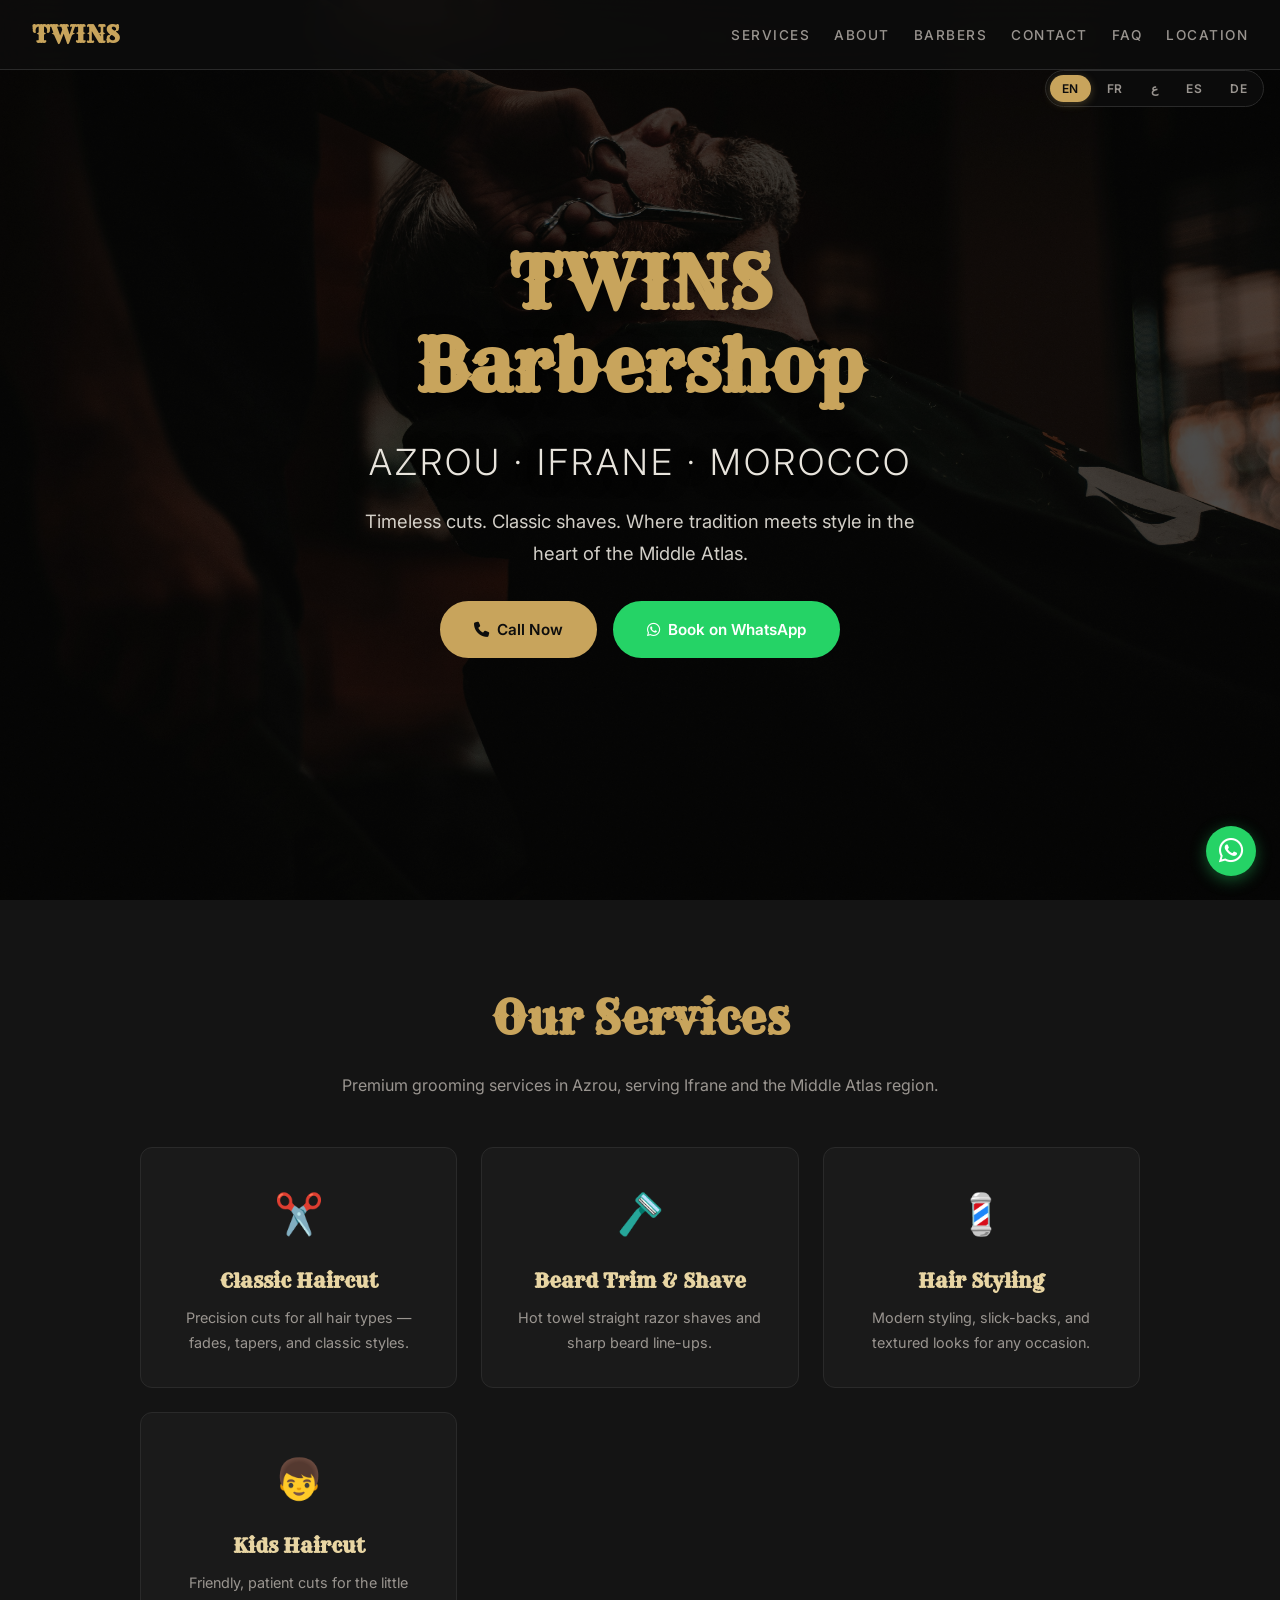
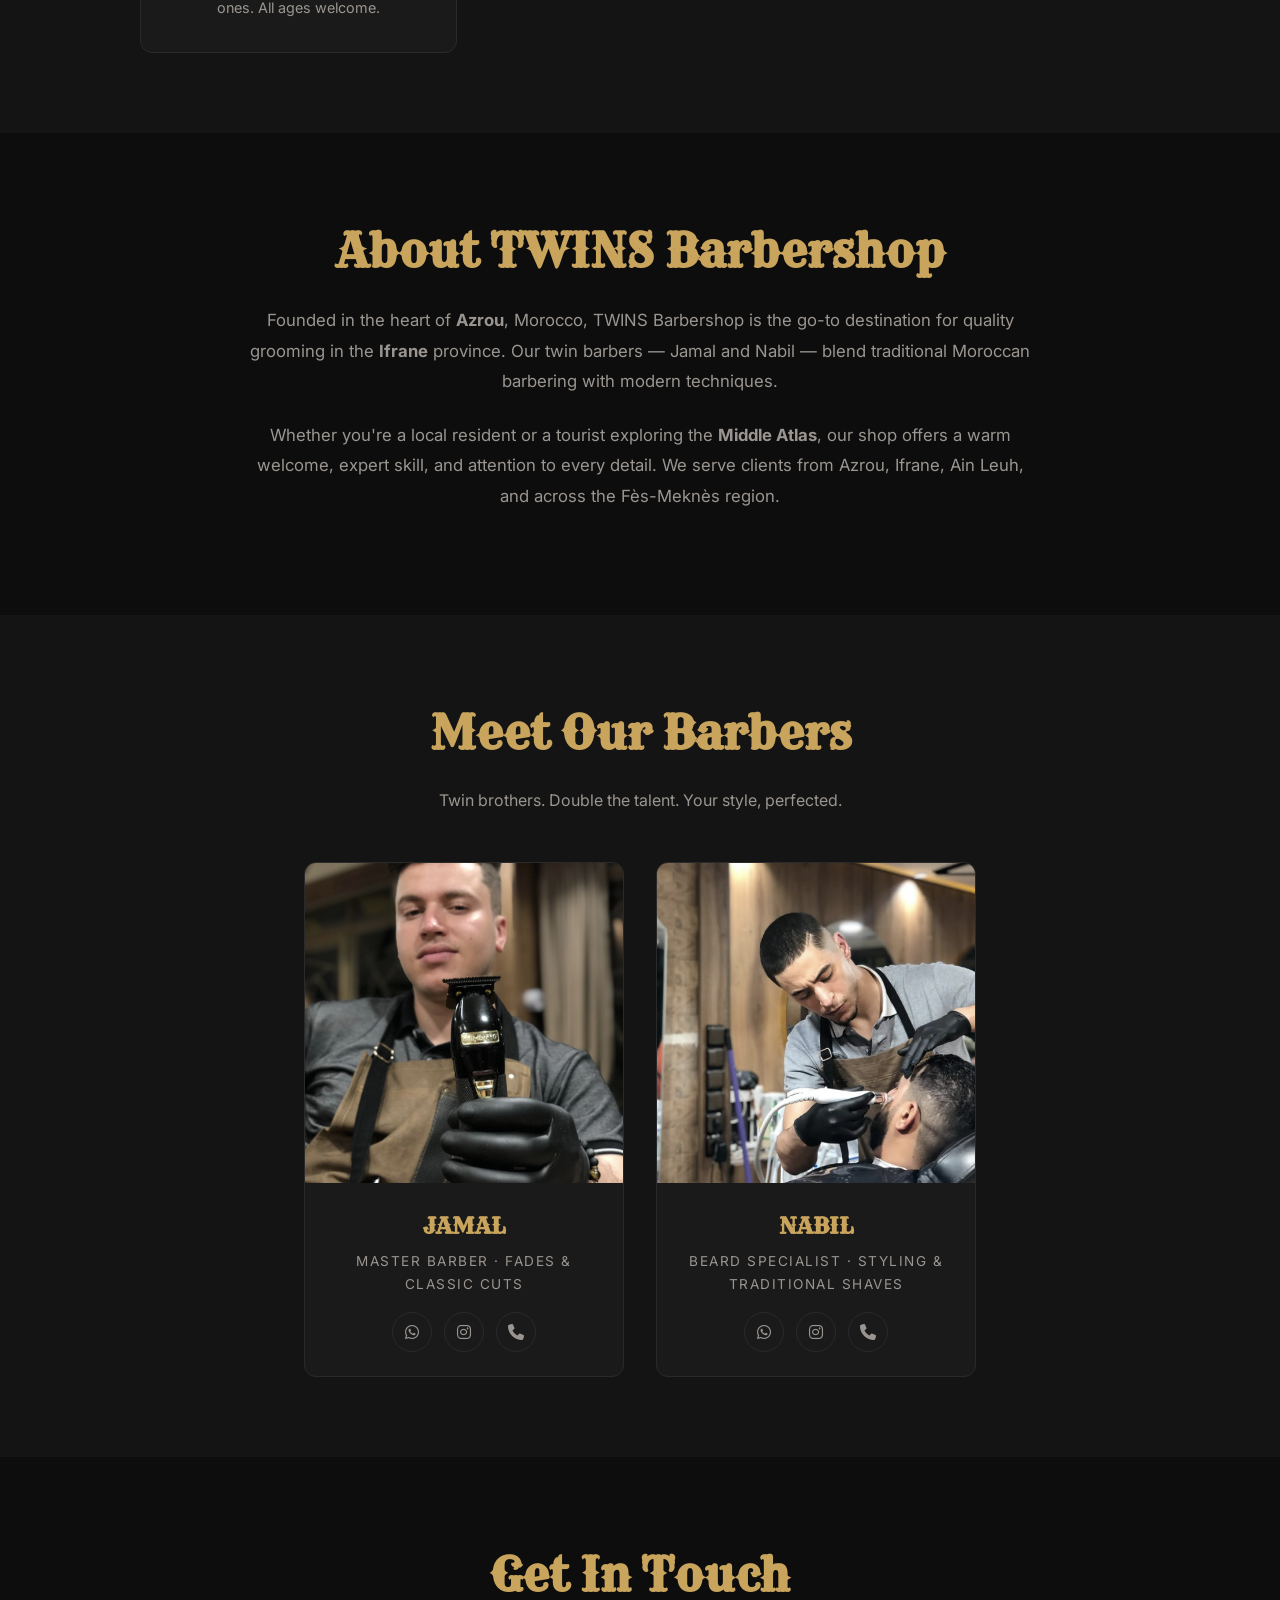
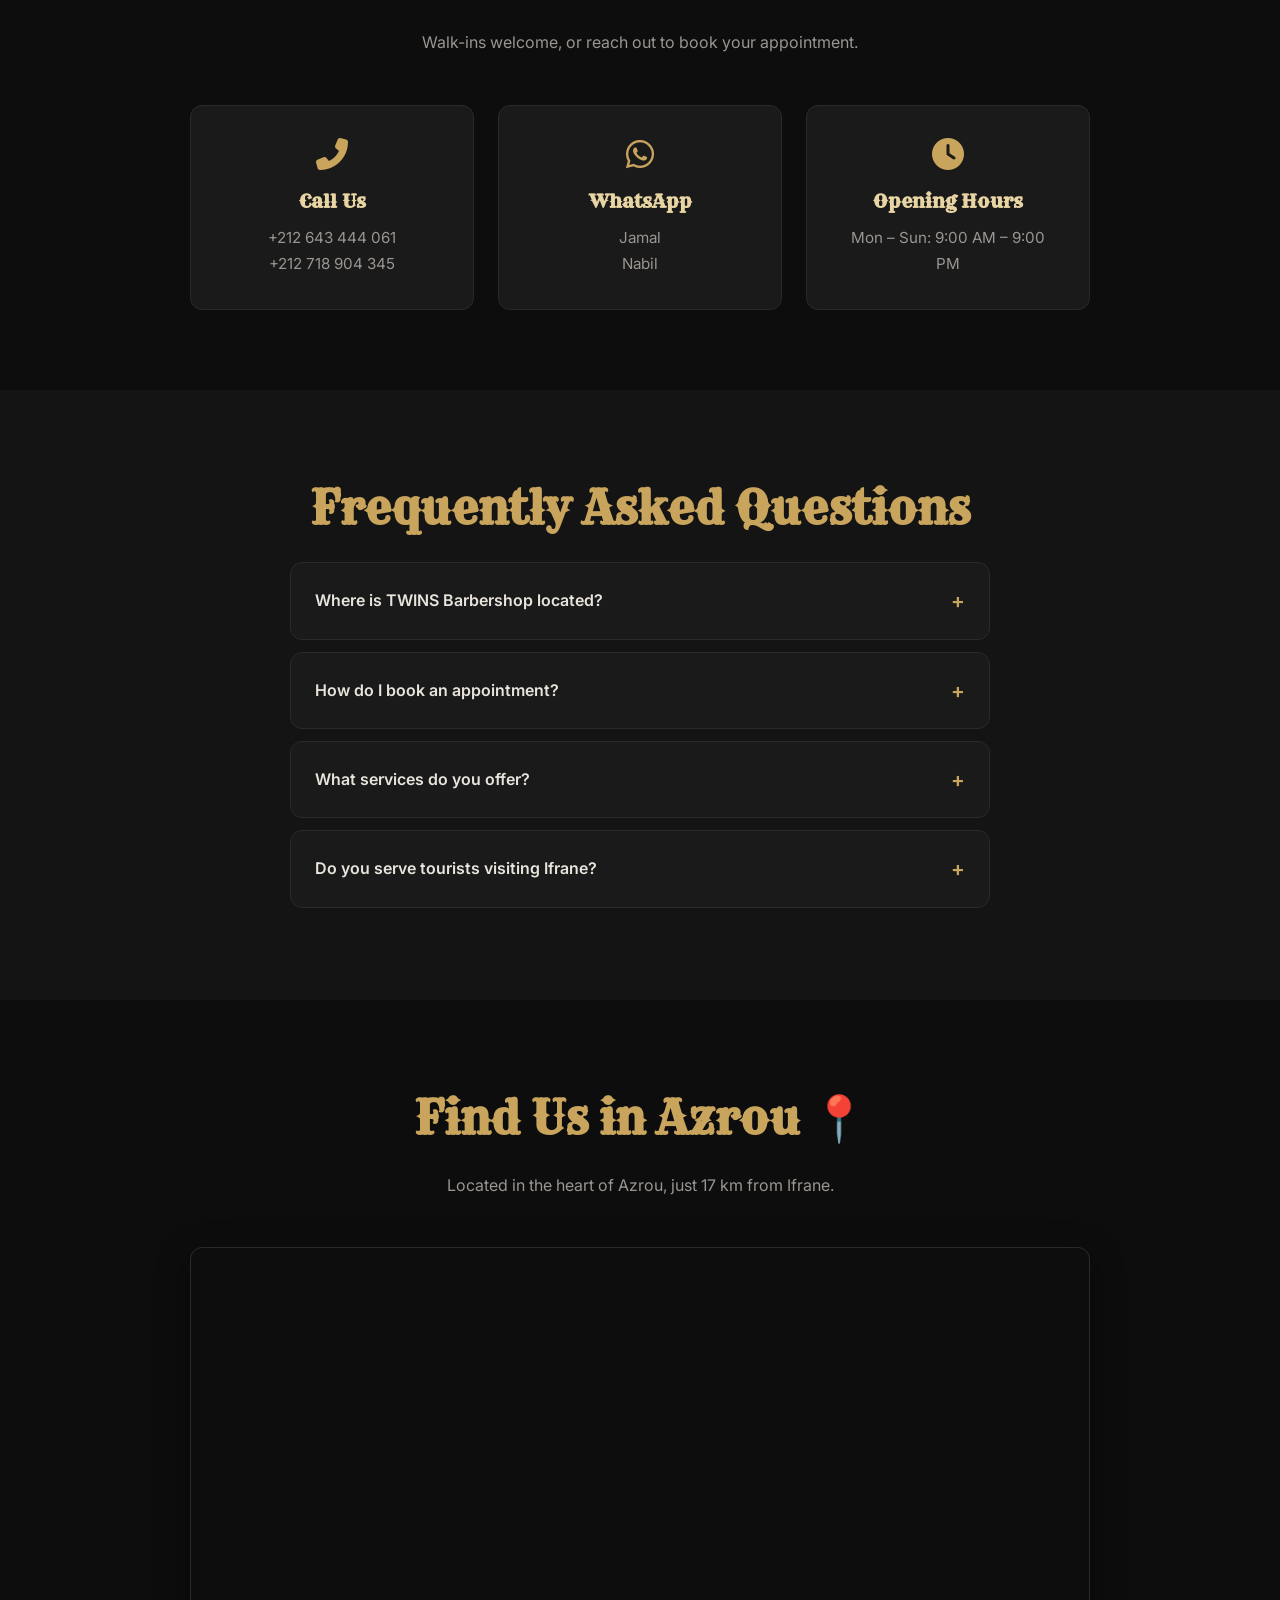
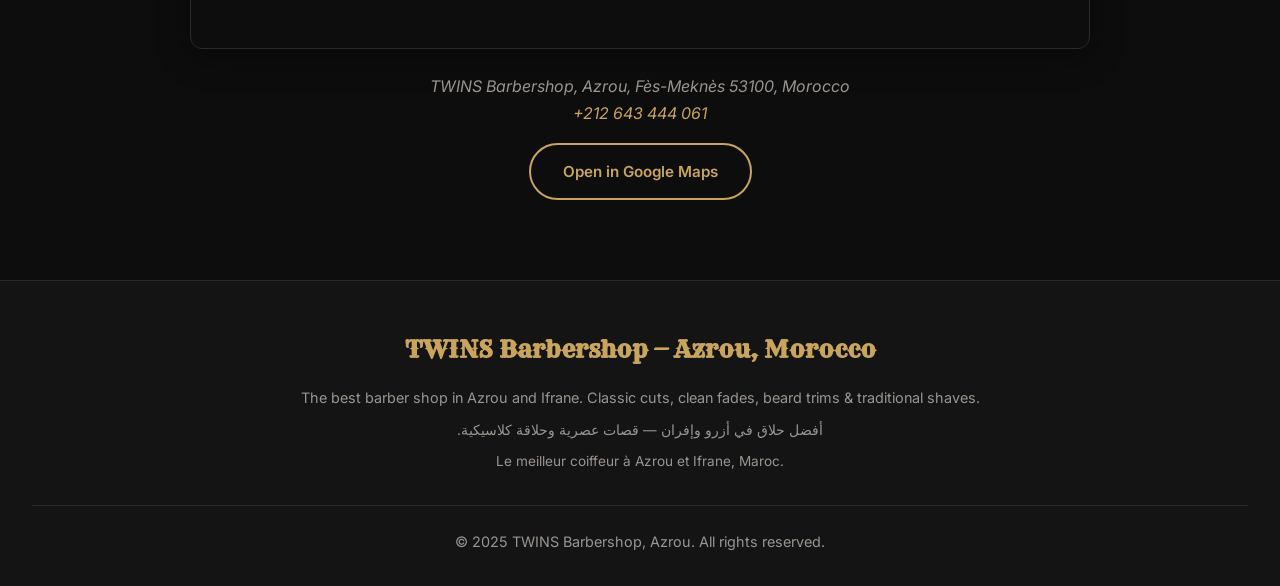
<file: index.html>
<!DOCTYPE html>
<html lang="en">

<head>
  <meta name="google-site-verification" content="Dtha3MTejZDX2Egw5dCRSSQGrIg2npn5AyXx1tgp8SM" />
  <meta charset="UTF-8">
  <meta name="viewport" content="width=device-width, initial-scale=1.0">

  <!-- ══════════════════════════════════════
       PRIMARY SEO META TAGS
       Highly optimized title + description targeting
       multilingual local keywords
  ══════════════════════════════════════ -->
  <title>TWINS Barbershop | Best Barber in Azrou & Ifrane | حلاق أزرو | Coiffeur Azrou</title>
  <meta name="description"
    content="TWINS Barbershop – The #1 barber in Azrou & Ifrane, Morocco. Classic haircuts, fades, beard trims & traditional shaves. Coiffeur Azrou, حلاق أزرو وإفران, peluquería Ifrane, Friseur Ifrane. Walk-ins welcome.">
  <meta name="keywords"
    content="barber azrou, barbershop ifrane, haircut morocco, coiffeur azrou, coiffeur ifrane, حلاق أزرو, حلاق إفران, peluquería ifrane, peluquería azrou, Friseur Ifrane, Friseur Azrou, TWINS barbershop, beard trim azrou, fade azrou, morocco barber, salon de coiffure azrou">
  <meta name="robots" content="index, follow">
  <meta name="author" content="TWINS Barbershop">
  <meta name="geo.region" content="MA-05">
  <meta name="geo.placename" content="Azrou, Ifrane, Morocco">
  <meta name="geo.position" content="33.443702;-5.228286">
  <meta name="ICBM" content="33.443702, -5.228286">
  <link rel="canonical" href="https://twins-barber.vercel.app/">

  <!-- ══════════════════════════════════════
       HREFLANG – Multi-language targeting (5 languages)
  ══════════════════════════════════════ -->
  <link rel="alternate" hreflang="en" href="https://twins-barber.vercel.app/">
  <link rel="alternate" hreflang="fr" href="https://twins-barber.vercel.app/">
  <link rel="alternate" hreflang="ar" href="https://twins-barber.vercel.app/">
  <link rel="alternate" hreflang="es" href="https://twins-barber.vercel.app/">
  <link rel="alternate" hreflang="de" href="https://twins-barber.vercel.app/">
  <link rel="alternate" hreflang="x-default" href="https://twins-barber.vercel.app/">

  <!-- ══════════════════════════════════════
       OPEN GRAPH (Facebook / WhatsApp shares)
  ══════════════════════════════════════ -->
  <meta property="og:type" content="local.business">
  <meta property="og:title" content="TWINS Barbershop – Best Barber in Azrou & Ifrane, Morocco">
  <meta property="og:description"
    content="Timeless cuts. Classic shaves. The best barbershop in Azrou and Ifrane. Book via WhatsApp. حلاق أزرو وإفران.">
  <meta property="og:url" content="https://twins-barber.vercel.app/">
  <meta property="og:image" content="https://twins-barber.vercel.app/TTT.png">
  <meta property="og:locale" content="en_US">
  <meta property="og:locale:alternate" content="fr_MA">
  <meta property="og:locale:alternate" content="ar_MA">
  <meta property="og:locale:alternate" content="es_ES">
  <meta property="og:locale:alternate" content="de_DE">
  <meta property="og:site_name" content="TWINS Barbershop">

  <!-- ══════════════════════════════════════
       TWITTER CARD
  ══════════════════════════════════════ -->
  <meta name="twitter:card" content="summary_large_image">
  <meta name="twitter:title" content="TWINS Barbershop – Azrou & Ifrane, Morocco">
  <meta name="twitter:description" content="Timeless cuts & classic shaves in Azrou and Ifrane. Walk-ins welcome.">
  <meta name="twitter:image" content="https://twins-barber.vercel.app/TTT.png">

  <!-- ══════════════════════════════════════
       STRUCTURED DATA – BarberShop (JSON-LD)
       #1 factor for Google Maps & local search
  ══════════════════════════════════════ -->
  <script type="application/ld+json">
  {
    "@context": "https://schema.org",
    "@type": "BarberShop",
    "name": "TWINS Barbershop",
    "alternateName": ["TWINS Barber Shop", "توينز حلاقة", "TWINS Coiffeur", "TWINS Peluquería", "TWINS Friseur"],
    "description": "TWINS Barbershop in Azrou, Morocco. Offering classic haircuts, fades, beard trims, and traditional shaves. The top barber in Azrou and Ifrane.",
    "url": "https://twins-barber.vercel.app/",
    "logo": "https://twins-barber.vercel.app/TTT.png",
    "image": "https://twins-barber.vercel.app/TTT.png",
    "telephone": "+212643444061",
    "priceRange": "$$",
    "currenciesAccepted": "MAD",
    "paymentAccepted": "Cash",
    "address": {
      "@type": "PostalAddress",
      "streetAddress": "Azrou",
      "addressLocality": "Azrou",
      "addressRegion": "Fès-Meknès",
      "postalCode": "53100",
      "addressCountry": "MA"
    },
    "geo": {
      "@type": "GeoCoordinates",
      "latitude": 33.443702,
      "longitude": -5.228286
    },
    "hasMap": "https://maps.app.goo.gl/sYo4V9RPTBpxhGgj9",
    "areaServed": [
      { "@type": "City", "name": "Azrou" },
      { "@type": "City", "name": "Ifrane" }
    ],
    "sameAs": [
      "https://instagram.com/jamalea23",
      "https://instagram.com/asahssah__"
    ],
    "employee": [
      { "@type": "Person", "name": "Jamal", "jobTitle": "Barber", "sameAs": "https://instagram.com/jamalea23" },
      { "@type": "Person", "name": "Nabil", "jobTitle": "Barber", "sameAs": "https://instagram.com/asahssah__" }
    ],
    "openingHours": "Mo-Su 09:00-21:00"
  }
  </script>

  <!-- FAQ Structured Data for "People Also Ask" -->
  <script type="application/ld+json">
  {
    "@context": "https://schema.org",
    "@type": "FAQPage",
    "mainEntity": [
      {
        "@type": "Question", "name": "Where is TWINS Barbershop located?",
        "acceptedAnswer": { "@type": "Answer", "text": "TWINS Barbershop is located in Azrou, Morocco, near Ifrane (17 km). Find us on Google Maps." }
      },
      {
        "@type": "Question", "name": "How do I book at TWINS Barbershop Azrou?",
        "acceptedAnswer": { "@type": "Answer", "text": "Book via WhatsApp: Jamal +212643444061 or Nabil +212718904345. Walk-ins welcome." }
      },
      {
        "@type": "Question", "name": "What services does TWINS Barbershop offer?",
        "acceptedAnswer": { "@type": "Answer", "text": "Classic haircuts, fades, beard trims, and traditional straight razor shaves." }
      },
      {
        "@type": "Question", "name": "أين يقع صالون TWINS للحلاقة؟",
        "acceptedAnswer": { "@type": "Answer", "text": "يقع صالون TWINS للحلاقة في مدينة أزرو بالمغرب، ويخدم عملاء من إفران أيضاً." }
      },
      {
        "@type": "Question", "name": "Où se trouve TWINS Barbershop ?",
        "acceptedAnswer": { "@type": "Answer", "text": "TWINS Barbershop est situé à Azrou, Maroc, à 17 km d'Ifrane." }
      }
    ]
  }
  </script>

  <!-- Fonts & Icons -->
  <link rel="stylesheet" href="style.css">
  <link rel="icon" type="image/png" href="TTT.png">
  <link rel="apple-touch-icon" href="TTT.png">
  <link rel="stylesheet" href="https://cdnjs.cloudflare.com/ajax/libs/font-awesome/6.5.0/css/all.min.css">
  <link rel="preconnect" href="https://fonts.googleapis.com">
  <link rel="preconnect" href="https://fonts.gstatic.com" crossorigin>
  <link rel="preconnect" href="https://cdnjs.cloudflare.com">
</head>

<body>

  <!-- ══════════════════════════════════════
       LANGUAGE SWITCHER – 5 languages
  ══════════════════════════════════════ -->
  <div class="lang-switcher" id="langSwitcher" role="navigation" aria-label="Language switcher">
    <button class="lang-btn active" data-lang="en" aria-label="English">EN</button>
    <button class="lang-btn" data-lang="fr" aria-label="Français">FR</button>
    <button class="lang-btn" data-lang="ar" aria-label="العربية">ع</button>
    <button class="lang-btn" data-lang="es" aria-label="Español">ES</button>
    <button class="lang-btn" data-lang="de" aria-label="Deutsch">DE</button>
  </div>

  <!-- ══════════════════════════════════════
       NAVIGATION – Anchor links for internal SEO
  ══════════════════════════════════════ -->
  <nav class="navbar" id="navbar">
    <a href="#" class="nav-logo">TWINS</a>
    <div class="nav-right">
      <button class="mobile-lang-toggle" id="mobileLangToggle" aria-label="Change language"><i class="fas fa-globe"></i></button>
      <button class="nav-toggle" id="navToggle" aria-label="Toggle navigation"><i class="fas fa-bars"></i></button>
    </div>
    <ul class="nav-links" id="navLinks">
      <li><a href="#services" data-i18n="nav_services">Services</a></li>
      <li><a href="#about" data-i18n="nav_about">About</a></li>
      <li><a href="#team" data-i18n="nav_team">Barbers</a></li>
      <li><a href="#contact" data-i18n="nav_contact">Contact</a></li>
      <li><a href="#faq" data-i18n="nav_faq">FAQ</a></li>
      <li><a href="#map" data-i18n="nav_map">Location</a></li>
    </ul>
    <!-- Mobile Language Dropdown -->
    <div class="mobile-lang-dropdown" id="mobileLangDropdown">
      <button class="mobile-lang-btn active" data-lang="en">🇬🇧 English</button>
      <button class="mobile-lang-btn" data-lang="fr">🇫🇷 Français</button>
      <button class="mobile-lang-btn" data-lang="ar">🇲🇦 العربية</button>
      <button class="mobile-lang-btn" data-lang="es">🇪🇸 Español</button>
      <button class="mobile-lang-btn" data-lang="de">🇩🇪 Deutsch</button>
    </div>
  </nav>

  <!-- ══════════════════════════════════════
       HERO SECTION – H1 with primary keywords
  ══════════════════════════════════════ -->
  <section class="hero" id="hero" aria-label="Hero banner">
    <div class="hero-bg" role="img" aria-label="TWINS Barbershop interior in Azrou Morocco"></div>
    <div class="hero-content">
      <h1 data-i18n="hero_title">TWINS<br>Barbershop<br><span
          style="font-size:0.5em;color:var(--text-light);font-family:var(--font-body);font-weight:300;letter-spacing:3px;">AZROU
          · IFRANE · MOROCCO</span></h1>
      <p class="hero-sub" data-i18n="hero_sub">Timeless cuts. Classic shaves. Where tradition meets style in the heart
        of the Middle Atlas.</p>
      <div class="hero-cta">
        <a href="tel:+212643444061" class="btn btn-gold" id="cta-call"><i class="fas fa-phone"></i> <span
            data-i18n="cta_call">Call Now</span></a>
        <a href="https://wa.me/212643444061" target="_blank" rel="noopener noreferrer" class="btn btn-whatsapp"
          id="cta-whatsapp"><i class="fab fa-whatsapp"></i> <span data-i18n="cta_whatsapp">Book on WhatsApp</span></a>
      </div>
    </div>
  </section>

  <!-- ══════════════════════════════════════
       SERVICES SECTION
  ══════════════════════════════════════ -->
  <section class="section services" id="services" aria-labelledby="services-heading">
    <h2 class="section-title" id="services-heading" data-i18n="services_title">Our Services</h2>
    <p class="section-subtitle" data-i18n="services_sub">Premium grooming services in Azrou, serving Ifrane and the
      Middle Atlas region.</p>
    <div class="services-grid">
      <div class="service-card reveal">
        <div class="service-icon">✂️</div>
        <h3 data-i18n="svc_haircut_t">Classic Haircut</h3>
        <p data-i18n="svc_haircut_d">Precision cuts for all hair types — fades, tapers, and classic styles.</p>
      </div>
      <div class="service-card reveal">
        <div class="service-icon">🪒</div>
        <h3 data-i18n="svc_beard_t">Beard Trim & Shave</h3>
        <p data-i18n="svc_beard_d">Hot towel straight razor shaves and sharp beard line-ups.</p>
      </div>
      <div class="service-card reveal">
        <div class="service-icon">💈</div>
        <h3 data-i18n="svc_styling_t">Hair Styling</h3>
        <p data-i18n="svc_styling_d">Modern styling, slick-backs, and textured looks for any occasion.</p>
      </div>
      <div class="service-card reveal">
        <div class="service-icon">👦</div>
        <h3 data-i18n="svc_kids_t">Kids Haircut</h3>
        <p data-i18n="svc_kids_d">Friendly, patient cuts for the little ones. All ages welcome.</p>
      </div>
    </div>
  </section>

  <!-- ══════════════════════════════════════
       ABOUT SECTION – Local keyword-rich content
  ══════════════════════════════════════ -->
  <section class="section about" id="about" aria-labelledby="about-heading">
    <h2 class="section-title" id="about-heading" data-i18n="about_title">About TWINS Barbershop</h2>
    <div class="about-content">
      <p data-i18n="about_p1">Founded in the heart of <strong>Azrou</strong>, Morocco, TWINS Barbershop is the go-to
        destination for quality grooming in the <strong>Ifrane</strong> province. Our twin barbers — Jamal and Nabil —
        blend traditional Moroccan barbering with modern techniques.</p>
      <p data-i18n="about_p2">Whether you're a local resident or a tourist exploring the <strong>Middle Atlas</strong>,
        our shop offers a warm welcome, expert skill, and attention to every detail. We serve clients from Azrou,
        Ifrane, Ain Leuh, and across the Fès-Meknès region.</p>
    </div>
  </section>

  <!-- ══════════════════════════════════════
       TEAM SECTION
  ══════════════════════════════════════ -->
  <section class="section team" id="team" aria-labelledby="team-heading">
    <h2 class="section-title" id="team-heading" data-i18n="team_title">Meet Our Barbers</h2>
    <p class="section-subtitle" data-i18n="team_sub">Twin brothers. Double the talent. Your style, perfected.</p>
    <div class="team-grid">
      <article class="team-card reveal">
        <img src="jamal.jpg" alt="Jamal – expert barber at TWINS Barbershop Azrou, Morocco" width="320" height="320"
          loading="lazy">
        <div class="team-card-body">
          <h3>JAMAL</h3>
          <p class="role" data-i18n="jamal_role">Master Barber · Fades & Classic Cuts</p>
          <div class="team-social">
            <a href="https://wa.me/212643444061" target="_blank" rel="noopener noreferrer"
              aria-label="Book with Jamal on WhatsApp"><i class="fab fa-whatsapp"></i></a>
            <a href="https://instagram.com/jamalea23" target="_blank" rel="noopener noreferrer"
              aria-label="Jamal Instagram"><i class="fab fa-instagram"></i></a>
            <a href="tel:+212643444061" aria-label="Call Jamal"><i class="fas fa-phone"></i></a>
          </div>
        </div>
      </article>
      <article class="team-card reveal">
        <img src="nabil.png" alt="Nabil – expert barber at TWINS Barbershop Azrou, near Ifrane Morocco" width="320"
          height="320" loading="lazy">
        <div class="team-card-body">
          <h3>NABIL</h3>
          <p class="role" data-i18n="nabil_role">Beard Specialist · Styling & Traditional Shaves</p>
          <div class="team-social">
            <a href="https://wa.me/212718904345" target="_blank" rel="noopener noreferrer"
              aria-label="Book with Nabil on WhatsApp"><i class="fab fa-whatsapp"></i></a>
            <a href="https://instagram.com/asahssah__" target="_blank" rel="noopener noreferrer"
              aria-label="Nabil Instagram"><i class="fab fa-instagram"></i></a>
            <a href="tel:+212718904345" aria-label="Call Nabil"><i class="fas fa-phone"></i></a>
          </div>
        </div>
      </article>
    </div>
  </section>

  <!-- ══════════════════════════════════════
       CONTACT SECTION
  ══════════════════════════════════════ -->
  <section class="section contact" id="contact" aria-labelledby="contact-heading">
    <h2 class="section-title" id="contact-heading" data-i18n="contact_title">Get In Touch</h2>
    <p class="section-subtitle" data-i18n="contact_sub">Walk-ins welcome, or reach out to book your appointment.</p>
    <div class="contact-grid">
      <div class="contact-card reveal">
        <i class="fas fa-phone-alt"></i>
        <h3 data-i18n="contact_call">Call Us</h3>
        <p><a href="tel:+212643444061">+212 643 444 061</a></p>
        <p><a href="tel:+212718904345">+212 718 904 345</a></p>
      </div>
      <div class="contact-card reveal">
        <i class="fab fa-whatsapp"></i>
        <h3>WhatsApp</h3>
        <p><a href="https://wa.me/212643444061" target="_blank" rel="noopener noreferrer">Jamal</a></p>
        <p><a href="https://wa.me/212718904345" target="_blank" rel="noopener noreferrer">Nabil</a></p>
      </div>
      <div class="contact-card reveal">
        <i class="fas fa-clock"></i>
        <h3 data-i18n="contact_hours">Opening Hours</h3>
        <p data-i18n="contact_hours_v">Mon – Sun: 9:00 AM – 9:00 PM</p>
      </div>
    </div>
  </section>

  <!-- ══════════════════════════════════════
       FAQ SECTION – Mirrors JSON-LD for SEO
  ══════════════════════════════════════ -->
  <section class="section faq" id="faq" aria-labelledby="faq-heading">
    <h2 class="section-title" id="faq-heading" data-i18n="faq_title">Frequently Asked Questions</h2>
    <div class="faq-list">
      <details>
        <summary data-i18n="faq1_q">Where is TWINS Barbershop located?</summary>
        <p data-i18n="faq1_a">We are in <strong>Azrou, Morocco</strong>, only 17 km from Ifrane. <a
            href="https://maps.app.goo.gl/sYo4V9RPTBpxhGgj9" target="_blank" rel="noopener noreferrer">Get
            directions</a>.</p>
      </details>
      <details>
        <summary data-i18n="faq2_q">How do I book an appointment?</summary>
        <p data-i18n="faq2_a">WhatsApp us: <a href="https://wa.me/212643444061" target="_blank"
            rel="noopener noreferrer">Jamal</a> or <a href="https://wa.me/212718904345" target="_blank"
            rel="noopener noreferrer">Nabil</a>. Walk-ins are always welcome too.</p>
      </details>
      <details>
        <summary data-i18n="faq3_q">What services do you offer?</summary>
        <p data-i18n="faq3_a">Classic haircuts, fades, beard trims, straight razor shaves, hair styling, and kids
          haircuts.</p>
      </details>
      <details>
        <summary data-i18n="faq4_q">Do you serve tourists visiting Ifrane?</summary>
        <p data-i18n="faq4_a">Absolutely! We welcome tourists and visitors from Ifrane, the Middle Atlas, and beyond. We
          speak Arabic, French, and basic English.</p>
      </details>
    </div>
  </section>

  <!-- ══════════════════════════════════════
       MAP / LOCATION SECTION
  ══════════════════════════════════════ -->
  <section class="section map-section" id="map" aria-labelledby="map-heading">
    <h2 class="section-title" id="map-heading" data-i18n="map_title">Find Us in Azrou 📍</h2>
    <p class="section-subtitle" data-i18n="map_sub">Located in the heart of Azrou, just 17 km from Ifrane.</p>
    <div class="map-wrapper reveal">
      <iframe title="TWINS Barbershop location – Azrou, Morocco"
        src="https://www.google.com/maps/embed?pb=!1m14!1m8!1m3!1d208.07594194669787!2d-5.228286848462424!3d33.44370282393293!3m2!1i1024!2i768!4f13.1!3m3!1m2!1s0xda1c5006e387a97%3A0x67ed464939c191cb!2sTWINS%20Barber%20Shop.!5e0!3m2!1sen!2sma!4v1745496062080!5m2!1sen!2sma"
        allowfullscreen="" loading="lazy" referrerpolicy="no-referrer-when-downgrade"
        aria-label="TWINS Barbershop on Google Maps, Azrou"></iframe>
    </div>
    <div class="map-address">
      <address>TWINS Barbershop, Azrou, Fès-Meknès 53100, Morocco<br><a href="tel:+212643444061">+212 643 444 061</a>
      </address>
      <a href="https://maps.app.goo.gl/sYo4V9RPTBpxhGgj9" target="_blank" rel="noopener noreferrer"
        class="btn btn-outline" style="margin-top:1rem;" data-i18n="map_btn">Open in Google Maps</a>
    </div>
  </section>

  <!-- ══════════════════════════════════════
       FOOTER
  ══════════════════════════════════════ -->
  <footer class="footer" id="footer">
    <h3>TWINS Barbershop — Azrou, Morocco</h3>
    <p data-i18n="footer_desc">The best barber shop in Azrou and Ifrane. Classic cuts, clean fades, beard trims &
      traditional shaves.</p>
    <p lang="ar" dir="rtl" style="font-size:0.85em;">أفضل حلاق في أزرو وإفران — قصات عصرية وحلاقة كلاسيكية.</p>
    <p lang="fr" style="font-size:0.85em;">Le meilleur coiffeur à Azrou et Ifrane, Maroc.</p>
    <p class="footer-copy">&copy; 2025 TWINS Barbershop, Azrou. All rights reserved.</p>
  </footer>

  <!-- ══════════════════════════════════════
       WHATSAPP FLOATING BUTTON (always visible CTA)
  ══════════════════════════════════════ -->
  <a href="https://wa.me/212643444061" target="_blank" rel="noopener noreferrer" class="whatsapp-float"
    aria-label="Chat on WhatsApp">
    <i class="fab fa-whatsapp"></i>
  </a>

  <!-- ══════════════════════════════════════
       JAVASCRIPT – Language Switcher, Nav Toggle, Scroll Animations
  ══════════════════════════════════════ -->
  <script>
    /* === MULTILINGUAL TRANSLATIONS ===
       Natural translations for all 5 languages */
    const T = {
      en: {
        nav_services: "Services", nav_about: "About", nav_team: "Barbers", nav_contact: "Contact", nav_faq: "FAQ", nav_map: "Location",
        hero_title: 'TWINS Barbershop<br><span style="font-size:0.5em;color:var(--text-light);font-family:var(--font-body);font-weight:300;letter-spacing:3px;">AZROU · IFRANE · MOROCCO</span>',
        hero_sub: "Timeless cuts. Classic shaves. Where tradition meets style in the heart of the Middle Atlas.",
        cta_call: "Call Now", cta_whatsapp: "Book on WhatsApp",
        services_title: "Our Services", services_sub: "Premium grooming services in Azrou, serving Ifrane and the Middle Atlas region.",
        svc_haircut_t: "Classic Haircut", svc_haircut_d: "Precision cuts for all hair types — fades, tapers, and classic styles.",
        svc_beard_t: "Beard Trim & Shave", svc_beard_d: "Hot towel straight razor shaves and sharp beard line-ups.",
        svc_styling_t: "Hair Styling", svc_styling_d: "Modern styling, slick-backs, and textured looks for any occasion.",
        svc_kids_t: "Kids Haircut", svc_kids_d: "Friendly, patient cuts for the little ones. All ages welcome.",
        about_title: "About TWINS Barbershop",
        about_p1: 'Founded in the heart of <strong>Azrou</strong>, Morocco, TWINS Barbershop is the go-to destination for quality grooming in the <strong>Ifrane</strong> province. Our twin barbers — Jamal and Nabil — blend traditional Moroccan barbering with modern techniques.',
        about_p2: 'Whether you\'re a local resident or a tourist exploring the <strong>Middle Atlas</strong>, our shop offers a warm welcome, expert skill, and attention to every detail. We serve clients from Azrou, Ifrane, Ain Leuh, and across the Fès-Meknès region.',
        team_title: "Meet Our Barbers", team_sub: "Twin brothers. Double the talent. Your style, perfected.",
        jamal_role: "Master Barber · Fades & Classic Cuts", nabil_role: "Beard Specialist · Styling & Traditional Shaves",
        contact_title: "Get In Touch", contact_sub: "Walk-ins welcome, or reach out to book your appointment.",
        contact_call: "Call Us", contact_hours: "Opening Hours", contact_hours_v: "Mon – Sun: 9:00 AM – 9:00 PM",
        faq_title: "Frequently Asked Questions",
        faq1_q: "Where is TWINS Barbershop located?", faq1_a: 'We are in <strong>Azrou, Morocco</strong>, only 17 km from Ifrane. <a href="https://maps.app.goo.gl/sYo4V9RPTBpxhGgj9" target="_blank" rel="noopener noreferrer">Get directions</a>.',
        faq2_q: "How do I book an appointment?", faq2_a: 'WhatsApp us: <a href="https://wa.me/212643444061" target="_blank">Jamal</a> or <a href="https://wa.me/212718904345" target="_blank">Nabil</a>. Walk-ins are always welcome too.',
        faq3_q: "What services do you offer?", faq3_a: "Classic haircuts, fades, beard trims, straight razor shaves, hair styling, and kids haircuts.",
        faq4_q: "Do you serve tourists visiting Ifrane?", faq4_a: "Absolutely! We welcome tourists and visitors from Ifrane, the Middle Atlas, and beyond.",
        map_title: "Find Us in Azrou 📍", map_sub: "Located in the heart of Azrou, just 17 km from Ifrane.", map_btn: "Open in Google Maps",
        footer_desc: "The best barber shop in Azrou and Ifrane. Classic cuts, clean fades, beard trims & traditional shaves."
      },
      fr: {
        nav_services: "Services", nav_about: "À propos", nav_team: "Coiffeurs", nav_contact: "Contact", nav_faq: "FAQ", nav_map: "Emplacement",
        hero_title: 'TWINS Barbershop<br><span style="font-size:0.5em;color:var(--text-light);font-family:var(--font-body);font-weight:300;letter-spacing:3px;">AZROU · IFRANE · MAROC</span>',
        hero_sub: "Coupes intemporelles. Rasages classiques. Le meilleur salon de coiffure à Azrou et Ifrane, au cœur du Moyen Atlas.",
        cta_call: "Appeler", cta_whatsapp: "Réserver sur WhatsApp",
        services_title: "Nos Services", services_sub: "Services de coiffure premium à Azrou, desservant Ifrane et toute la région du Moyen Atlas.",
        svc_haircut_t: "Coupe Classique", svc_haircut_d: "Coupes de précision pour tous types de cheveux — dégradés, tapers et styles classiques.",
        svc_beard_t: "Barbe & Rasage", svc_beard_d: "Rasage au rasoir droit avec serviette chaude et taille de barbe soignée.",
        svc_styling_t: "Coiffage", svc_styling_d: "Coiffage moderne, slick-backs et looks texturés pour toutes les occasions.",
        svc_kids_t: "Coupe Enfant", svc_kids_d: "Coupes adaptées pour les enfants. Tous âges bienvenus.",
        about_title: "À propos de TWINS",
        about_p1: 'Fondé au cœur d\'<strong>Azrou</strong>, Maroc, TWINS Barbershop est la référence en matière de coiffure dans la province d\'<strong>Ifrane</strong>. Nos barbiers jumeaux — Jamal et Nabil — allient la tradition du barbier marocain aux techniques modernes.',
        about_p2: 'Que vous soyez résident ou touriste explorant le <strong>Moyen Atlas</strong>, notre salon vous offre un accueil chaleureux et un savoir-faire expert. Nous servons Azrou, Ifrane, Ain Leuh et toute la région Fès-Meknès.',
        team_title: "Nos Coiffeurs", team_sub: "Frères jumeaux. Double talent. Votre style, perfectionné.",
        jamal_role: "Maître Coiffeur · Dégradés & Coupes Classiques", nabil_role: "Spécialiste Barbe · Coiffage & Rasage Traditionnel",
        contact_title: "Contactez-nous", contact_sub: "Sans rendez-vous ou contactez-nous pour réserver.",
        contact_call: "Appelez-nous", contact_hours: "Horaires", contact_hours_v: "Lun – Dim : 9h00 – 21h00",
        faq_title: "Questions Fréquentes",
        faq1_q: "Où se trouve TWINS Barbershop ?", faq1_a: 'Nous sommes à <strong>Azrou, Maroc</strong>, à seulement 17 km d\'Ifrane. <a href="https://maps.app.goo.gl/sYo4V9RPTBpxhGgj9" target="_blank">Itinéraire</a>.',
        faq2_q: "Comment prendre rendez-vous ?", faq2_a: 'Par WhatsApp : <a href="https://wa.me/212643444061" target="_blank">Jamal</a> ou <a href="https://wa.me/212718904345" target="_blank">Nabil</a>. Sans rendez-vous aussi.',
        faq3_q: "Quels services proposez-vous ?", faq3_a: "Coupes classiques, dégradés, taille de barbe, rasage au rasoir, coiffage et coupes enfants.",
        faq4_q: "Acceptez-vous les touristes d'Ifrane ?", faq4_a: "Bien sûr ! Nous accueillons les touristes d'Ifrane, du Moyen Atlas et d'ailleurs.",
        map_title: "Trouvez-nous à Azrou 📍", map_sub: "Au cœur d'Azrou, à seulement 17 km d'Ifrane.", map_btn: "Ouvrir dans Google Maps",
        footer_desc: "Le meilleur salon de coiffure à Azrou et Ifrane. Coupes classiques, dégradés, barbe et rasage traditionnel."
      },
      ar: {
        nav_services: "الخدمات", nav_about: "من نحن", nav_team: "الحلاقون", nav_contact: "اتصل بنا", nav_faq: "الأسئلة", nav_map: "الموقع",
        hero_title: 'صالون TWINS للحلاقة<br><span style="font-size:0.5em;color:var(--text-light);font-family:var(--font-body);font-weight:300;letter-spacing:3px;">أزرو · إفران · المغرب</span>',
        hero_sub: "قصات خالدة. حلاقة كلاسيكية. حيث يلتقي التراث بالأناقة في قلب الأطلس المتوسط.",
        cta_call: "اتصل الآن", cta_whatsapp: "احجز عبر واتساب",
        services_title: "خدماتنا", services_sub: "خدمات حلاقة متميزة في أزرو، نخدم إفران وكل منطقة الأطلس المتوسط.",
        svc_haircut_t: "قصة شعر كلاسيكية", svc_haircut_d: "قصات دقيقة لجميع أنواع الشعر — تدريج، تصفيف كلاسيكي وعصري.",
        svc_beard_t: "تهذيب اللحية والحلاقة", svc_beard_d: "حلاقة بالموس التقليدي مع منشفة ساخنة وتهذيب اللحية.",
        svc_styling_t: "تصفيف الشعر", svc_styling_d: "تصفيف عصري وإطلالات متنوعة لكل المناسبات.",
        svc_kids_t: "قصة أطفال", svc_kids_d: "قصات مريحة للأطفال بكل صبر واهتمام. جميع الأعمار مرحب بها.",
        about_title: "عن صالون TWINS",
        about_p1: 'تأسس في قلب <strong>أزرو</strong> بالمغرب، صالون TWINS هو الوجهة المثالية للعناية بالمظهر في إقليم <strong>إفران</strong>. حلاقونا التوأم — جمال ونبيل — يمزجون بين الحلاقة المغربية التقليدية والتقنيات الحديثة.',
        about_p2: 'سواء كنت من سكان المنطقة أو سائحاً يستكشف <strong>الأطلس المتوسط</strong>، صالوننا يقدم لك ترحيباً حاراً ومهارة احترافية. نخدم عملاء من أزرو، إفران، عين اللوح وكل جهة فاس-مكناس.',
        team_title: "تعرف على حلاقينا", team_sub: "أخوان توأم. موهبة مضاعفة. أسلوبك، بإتقان.",
        jamal_role: "حلاق خبير · تدريج وقصات كلاسيكية", nabil_role: "متخصص اللحية · تصفيف وحلاقة تقليدية",
        contact_title: "تواصل معنا", contact_sub: "بدون موعد أو تواصل معنا لحجز موعدك.",
        contact_call: "اتصل بنا", contact_hours: "ساعات العمل", contact_hours_v: "الإثنين – الأحد: 9:00 صباحاً – 9:00 مساءً",
        faq_title: "الأسئلة الشائعة",
        faq1_q: "أين يقع صالون TWINS؟", faq1_a: 'نحن في <strong>أزرو، المغرب</strong>، على بعد 17 كم فقط من إفران. <a href="https://maps.app.goo.gl/sYo4V9RPTBpxhGgj9" target="_blank">احصل على الاتجاهات</a>.',
        faq2_q: "كيف أحجز موعداً؟", faq2_a: 'عبر واتساب: <a href="https://wa.me/212643444061" target="_blank">جمال</a> أو <a href="https://wa.me/212718904345" target="_blank">نبيل</a>. بدون موعد مرحب به أيضاً.',
        faq3_q: "ما الخدمات التي تقدمونها؟", faq3_a: "قصات كلاسيكية، تدريج، تهذيب اللحية، حلاقة بالموس، تصفيف وقصات أطفال.",
        faq4_q: "هل تستقبلون السياح من إفران؟", faq4_a: "بالتأكيد! نرحب بالسياح والزوار من إفران والأطلس المتوسط وما بعده.",
        map_title: "📍 موقعنا في أزرو", map_sub: "في قلب أزرو، على بعد 17 كم فقط من إفران.", map_btn: "افتح في خرائط جوجل",
        footer_desc: "أفضل صالون حلاقة في أزرو وإفران. قصات كلاسيكية، تدريج، لحية وحلاقة تقليدية."
      },
      es: {
        nav_services: "Servicios", nav_about: "Nosotros", nav_team: "Barberos", nav_contact: "Contacto", nav_faq: "FAQ", nav_map: "Ubicación",
        hero_title: 'TWINS Barbershop<br><span style="font-size:0.5em;color:var(--text-light);font-family:var(--font-body);font-weight:300;letter-spacing:3px;">AZROU · IFRANE · MARRUECOS</span>',
        hero_sub: "Cortes atemporales. Afeitados clásicos. La mejor peluquería en Azrou e Ifrane, en el corazón del Atlas Medio.",
        cta_call: "Llamar ahora", cta_whatsapp: "Reservar por WhatsApp",
        services_title: "Nuestros Servicios", services_sub: "Servicios de peluquería premium en Azrou, sirviendo a Ifrane y toda la región del Atlas Medio.",
        svc_haircut_t: "Corte Clásico", svc_haircut_d: "Cortes de precisión para todo tipo de cabello — degradados y estilos clásicos.",
        svc_beard_t: "Barba y Afeitado", svc_beard_d: "Afeitado con navaja y toalla caliente, perfilado de barba perfecto.",
        svc_styling_t: "Peinado", svc_styling_d: "Estilos modernos y looks con textura para cualquier ocasión.",
        svc_kids_t: "Corte Infantil", svc_kids_d: "Cortes amigables para los más pequeños. Todas las edades bienvenidos.",
        about_title: "Sobre TWINS Barbershop",
        about_p1: 'Fundado en el corazón de <strong>Azrou</strong>, Marruecos, TWINS Barbershop es el destino ideal para el cuidado personal en la provincia de <strong>Ifrane</strong>. Nuestros barberos gemelos — Jamal y Nabil — combinan la tradición marroquí con técnicas modernas.',
        about_p2: 'Ya seas residente local o turista explorando el <strong>Atlas Medio</strong>, nuestro salón te ofrece una cálida bienvenida y habilidad experta. Atendemos clientes de Azrou, Ifrane, Ain Leuh y toda la región Fès-Meknès.',
        team_title: "Nuestros Barberos", team_sub: "Hermanos gemelos. Doble talento. Tu estilo, perfeccionado.",
        jamal_role: "Barbero Maestro · Degradados y Cortes Clásicos", nabil_role: "Especialista en Barba · Peinado y Afeitado Tradicional",
        contact_title: "Contáctanos", contact_sub: "Sin cita previa o contáctanos para reservar.",
        contact_call: "Llámanos", contact_hours: "Horario", contact_hours_v: "Lun – Dom: 9:00 – 21:00",
        faq_title: "Preguntas Frecuentes",
        faq1_q: "¿Dónde está TWINS Barbershop?", faq1_a: 'Estamos en <strong>Azrou, Marruecos</strong>, a solo 17 km de Ifrane. <a href="https://maps.app.goo.gl/sYo4V9RPTBpxhGgj9" target="_blank">Cómo llegar</a>.',
        faq2_q: "¿Cómo reservo una cita?", faq2_a: 'Por WhatsApp: <a href="https://wa.me/212643444061" target="_blank">Jamal</a> o <a href="https://wa.me/212718904345" target="_blank">Nabil</a>. También sin cita previa.',
        faq3_q: "¿Qué servicios ofrecen?", faq3_a: "Cortes clásicos, degradados, barba, afeitado con navaja, peinado y cortes infantiles.",
        faq4_q: "¿Atienden a turistas de Ifrane?", faq4_a: "¡Por supuesto! Recibimos turistas de Ifrane, el Atlas Medio y más allá.",
        map_title: "Encuéntranos en Azrou 📍", map_sub: "En el corazón de Azrou, a solo 17 km de Ifrane.", map_btn: "Abrir en Google Maps",
        footer_desc: "La mejor peluquería en Azrou e Ifrane. Cortes clásicos, degradados, barba y afeitado tradicional."
      },
      de: {
        nav_services: "Leistungen", nav_about: "Über uns", nav_team: "Friseure", nav_contact: "Kontakt", nav_faq: "FAQ", nav_map: "Standort",
        hero_title: 'TWINS Barbershop<br><span style="font-size:0.5em;color:var(--text-light);font-family:var(--font-body);font-weight:300;letter-spacing:3px;">AZROU · IFRANE · MAROKKO</span>',
        hero_sub: "Zeitlose Schnitte. Klassische Rasuren. Der beste Barbershop in Azrou und Ifrane, im Herzen des Mittleren Atlas.",
        cta_call: "Jetzt anrufen", cta_whatsapp: "Über WhatsApp buchen",
        services_title: "Unsere Leistungen", services_sub: "Premium-Friseurdienstleistungen in Azrou, für Ifrane und die gesamte Region des Mittleren Atlas.",
        svc_haircut_t: "Klassischer Haarschnitt", svc_haircut_d: "Präzisionsschnitte für alle Haartypen — Fades, Taper und klassische Stile.",
        svc_beard_t: "Bartpflege & Rasur", svc_beard_d: "Heißtuch-Rasur mit Rasiermesser und perfekte Bartkonturen.",
        svc_styling_t: "Haarstyling", svc_styling_d: "Modernes Styling und texturierte Looks für jeden Anlass.",
        svc_kids_t: "Kinderhaarschnitt", svc_kids_d: "Freundliche, geduldige Schnitte für die Kleinen. Alle Altersgruppen willkommen.",
        about_title: "Über TWINS Barbershop",
        about_p1: 'Gegründet im Herzen von <strong>Azrou</strong>, Marokko, ist TWINS Barbershop die erste Adresse für Pflege in der Provinz <strong>Ifrane</strong>. Unsere Zwillings-Friseure — Jamal und Nabil — verbinden marokkanische Tradition mit modernen Techniken.',
        about_p2: 'Ob Einheimischer oder Tourist im <strong>Mittleren Atlas</strong> — unser Salon bietet herzlichen Empfang und Expertenkönnen. Wir bedienen Kunden aus Azrou, Ifrane, Ain Leuh und der gesamten Region Fès-Meknès.',
        team_title: "Unsere Friseure", team_sub: "Zwillingsbrüder. Doppeltes Talent. Ihr Stil, perfektioniert.",
        jamal_role: "Meisterfriseur · Fades & Klassische Schnitte", nabil_role: "Bartspezialist · Styling & Traditionelle Rasur",
        contact_title: "Kontakt", contact_sub: "Ohne Termin willkommen, oder kontaktieren Sie uns zur Buchung.",
        contact_call: "Anrufen", contact_hours: "Öffnungszeiten", contact_hours_v: "Mo – So: 9:00 – 21:00 Uhr",
        faq_title: "Häufig gestellte Fragen",
        faq1_q: "Wo befindet sich TWINS Barbershop?", faq1_a: 'Wir sind in <strong>Azrou, Marokko</strong>, nur 17 km von Ifrane. <a href="https://maps.app.goo.gl/sYo4V9RPTBpxhGgj9" target="_blank">Wegbeschreibung</a>.',
        faq2_q: "Wie buche ich einen Termin?", faq2_a: 'Per WhatsApp: <a href="https://wa.me/212643444061" target="_blank">Jamal</a> oder <a href="https://wa.me/212718904345" target="_blank">Nabil</a>. Ohne Termin auch willkommen.',
        faq3_q: "Welche Leistungen bieten Sie?", faq3_a: "Klassische Haarschnitte, Fades, Bartpflege, Rasiermesser-Rasur, Styling und Kinderhaarschnitte.",
        faq4_q: "Bedienen Sie Touristen aus Ifrane?", faq4_a: "Selbstverständlich! Wir begrüßen Touristen aus Ifrane, dem Mittleren Atlas und darüber hinaus.",
        map_title: "Finden Sie uns in Azrou 📍", map_sub: "Im Herzen von Azrou, nur 17 km von Ifrane.", map_btn: "In Google Maps öffnen",
        footer_desc: "Der beste Barbershop in Azrou und Ifrane. Klassische Schnitte, Fades, Bartpflege & traditionelle Rasur."
      }
    };

    /* === Language Switcher Logic === */
    let currentLang = 'en';
    document.querySelectorAll('.lang-btn').forEach(btn => {
      btn.addEventListener('click', () => {
        currentLang = btn.dataset.lang;
        document.querySelectorAll('.lang-btn').forEach(b => b.classList.remove('active'));
        btn.classList.add('active');
        // Set page direction for Arabic
        document.documentElement.lang = currentLang;
        document.body.dir = currentLang === 'ar' ? 'rtl' : 'ltr';
        // Translate all elements with data-i18n
        document.querySelectorAll('[data-i18n]').forEach(el => {
          const key = el.getAttribute('data-i18n');
          if (T[currentLang] && T[currentLang][key]) {
            el.innerHTML = T[currentLang][key];
          }
        });
      });
    });

    /* === Mobile Nav Toggle === */
    document.getElementById('navToggle').addEventListener('click', () => {
      document.getElementById('navLinks').classList.toggle('open');
      document.getElementById('mobileLangDropdown').classList.remove('open');
    });
    // Close nav on link click (mobile)
    document.querySelectorAll('.nav-links a').forEach(a => {
      a.addEventListener('click', () => document.getElementById('navLinks').classList.remove('open'));
    });

    /* === Mobile Language Toggle === */
    document.getElementById('mobileLangToggle').addEventListener('click', () => {
      document.getElementById('mobileLangDropdown').classList.toggle('open');
      document.getElementById('navLinks').classList.remove('open');
    });

    // Mobile language buttons – reuse same translation logic
    document.querySelectorAll('.mobile-lang-btn').forEach(btn => {
      btn.addEventListener('click', () => {
        currentLang = btn.dataset.lang;
        // Sync active state on both mobile and desktop buttons
        document.querySelectorAll('.lang-btn, .mobile-lang-btn').forEach(b => b.classList.remove('active'));
        document.querySelectorAll(`[data-lang="${currentLang}"]`).forEach(b => b.classList.add('active'));
        // Set direction for Arabic
        document.documentElement.lang = currentLang;
        document.body.dir = currentLang === 'ar' ? 'rtl' : 'ltr';
        // Translate
        document.querySelectorAll('[data-i18n]').forEach(el => {
          const key = el.getAttribute('data-i18n');
          if (T[currentLang] && T[currentLang][key]) {
            el.innerHTML = T[currentLang][key];
          }
        });
        // Close dropdown
        document.getElementById('mobileLangDropdown').classList.remove('open');
      });
    });

    /* === Scroll Reveal Animation === */
    const observer = new IntersectionObserver((entries) => {
      entries.forEach(e => { if (e.isIntersecting) { e.target.classList.add('visible'); observer.unobserve(e.target); } });
    }, { threshold: 0.15 });
    document.querySelectorAll('.reveal').forEach(el => observer.observe(el));
  </script>

</body>

</html>
</file>
<file: style.css>
/* ══════════════════════════════════════
   TWINS Barbershop – Complete Stylesheet
   SEO-optimized, mobile-responsive, 5-language support
   ══════════════════════════════════════ */

@import url('https://fonts.googleapis.com/css2?family=Rye&family=Inter:wght@300;400;500;600;700&display=swap');

/* === CSS Custom Properties (Design Tokens) === */
:root {
  --gold: #c8a45c;
  --gold-light: #e8d5a3;
  --gold-dark: #a07d3a;
  --dark: #0d0d0d;
  --dark-card: #1a1a1a;
  --dark-surface: #141414;
  --dark-border: #2a2a2a;
  --cream: #f5f0e6;
  --text-light: #e8e4dc;
  --text-muted: #9a9590;
  --accent-green: #25D366;
  --font-display: 'Rye', Georgia, serif;
  --font-body: 'Inter', -apple-system, BlinkMacSystemFont, sans-serif;
  --radius: 12px;
  --shadow: 0 8px 32px rgba(0,0,0,0.4);
  --transition: 0.3s cubic-bezier(0.4, 0, 0.2, 1);
}

/* === Reset & Base === */
*, *::before, *::after { box-sizing: border-box; margin: 0; padding: 0; }

html { scroll-behavior: smooth; scroll-padding-top: 80px; }

body {
  font-family: var(--font-body);
  background: var(--dark);
  color: var(--text-light);
  line-height: 1.7;
  overflow-x: hidden;
}

img { max-width: 100%; height: auto; display: block; }
a { text-decoration: none; color: var(--gold); transition: color var(--transition); }
a:hover { color: var(--gold-light); }

/* === Language Switcher === */
.lang-switcher {
  position: fixed; top: 70px; right: 16px; z-index: 1000;
  display: flex; gap: 4px; background: rgba(13,13,13,0.9);
  backdrop-filter: blur(12px); border: 1px solid var(--dark-border);
  border-radius: 50px; padding: 4px;
}
.lang-btn {
  border: none; background: transparent; color: var(--text-muted);
  font-family: var(--font-body); font-size: 0.75rem; font-weight: 600;
  padding: 6px 12px; border-radius: 50px; cursor: pointer;
  transition: all var(--transition); letter-spacing: 0.5px;
}
.lang-btn:hover { color: var(--text-light); }
.lang-btn.active {
  background: var(--gold); color: var(--dark); box-shadow: 0 2px 8px rgba(200,164,92,0.3);
}

/* === Mobile Language Toggle (Globe Button) === */
.nav-right {
  display: flex; align-items: center; gap: 0.75rem;
}
.mobile-lang-toggle {
  display: none; background: none; border: 1px solid var(--dark-border);
  color: var(--gold); font-size: 1.15rem; cursor: pointer;
  width: 38px; height: 38px; border-radius: 50%;
  align-items: center; justify-content: center;
  transition: all var(--transition);
}
.mobile-lang-toggle:hover { border-color: var(--gold); background: rgba(200,164,92,0.1); }

/* Mobile Language Dropdown */
.mobile-lang-dropdown {
  display: none;
  position: absolute; top: 70px; right: 0; width: 100%;
  background: rgba(13,13,13,0.97); backdrop-filter: blur(16px);
  border-bottom: 1px solid var(--dark-border);
  flex-direction: column; padding: 0.5rem 0;
  z-index: 998;
}
.mobile-lang-dropdown.open { display: flex; }
.mobile-lang-btn {
  border: none; background: transparent; color: var(--text-muted);
  font-family: var(--font-body); font-size: 0.95rem; font-weight: 500;
  padding: 0.85rem 2rem; cursor: pointer; text-align: left;
  transition: all var(--transition); letter-spacing: 0.3px;
}
.mobile-lang-btn:hover { background: rgba(200,164,92,0.08); color: var(--text-light); }
.mobile-lang-btn.active {
  color: var(--gold); background: rgba(200,164,92,0.1);
  border-left: 3px solid var(--gold);
}

/* === Navigation === */
.navbar {
  position: fixed; top: 0; left: 0; width: 100%; z-index: 999;
  background: rgba(13,13,13,0.85); backdrop-filter: blur(16px);
  border-bottom: 1px solid var(--dark-border); padding: 0 2rem;
  display: flex; align-items: center; justify-content: space-between; height: 70px;
  transition: background var(--transition);
}
.nav-logo { font-family: var(--font-display); font-size: 1.5rem; color: var(--gold); font-weight: 700; }
.nav-links { display: flex; gap: 1.5rem; list-style: none; }
.nav-links a {
  color: var(--text-muted); font-size: 0.85rem; font-weight: 500;
  text-transform: uppercase; letter-spacing: 1.5px; padding: 0.5rem 0;
  position: relative; transition: color var(--transition);
}
.nav-links a::after {
  content: ''; position: absolute; bottom: 0; left: 0; width: 0;
  height: 2px; background: var(--gold); transition: width var(--transition);
}
.nav-links a:hover { color: var(--gold); }
.nav-links a:hover::after { width: 100%; }
.nav-toggle { display: none; background: none; border: none; color: var(--gold); font-size: 1.5rem; cursor: pointer; }

/* === Hero Section === */
.hero {
  position: relative; min-height: 100vh; display: flex; align-items: center;
  justify-content: center; text-align: center; overflow: hidden;
}
.hero-bg {
  position: absolute; inset: 0; background: url('111.jpg') center/cover no-repeat;
  filter: brightness(0.3); z-index: 0;
}
.hero-content { position: relative; z-index: 1; max-width: 800px; padding: 2rem; }
.hero h1 {
  font-family: var(--font-display); font-size: clamp(2.2rem, 6vw, 4.5rem);
  color: var(--gold); line-height: 1.15; margin-bottom: 1rem;
  text-shadow: 0 4px 20px rgba(0,0,0,0.5);
}
.hero-sub {
  font-size: clamp(0.95rem, 2vw, 1.15rem); color: var(--text-light);
  max-width: 550px; margin: 0 auto 2rem; opacity: 0.9;
}
.hero-cta { display: flex; gap: 1rem; justify-content: center; flex-wrap: wrap; }
.btn {
  display: inline-flex; align-items: center; gap: 0.5rem;
  padding: 0.85rem 2rem; border-radius: 50px; font-weight: 600;
  font-size: 0.95rem; transition: all var(--transition); border: 2px solid transparent;
  cursor: pointer; text-decoration: none;
}
.btn-gold { background: var(--gold); color: var(--dark); border-color: var(--gold); }
.btn-gold:hover { background: var(--gold-light); color: var(--dark); transform: translateY(-2px); box-shadow: 0 8px 24px rgba(200,164,92,0.3); }
.btn-outline { background: transparent; color: var(--gold); border-color: var(--gold); }
.btn-outline:hover { background: var(--gold); color: var(--dark); transform: translateY(-2px); }
.btn-whatsapp { background: var(--accent-green); color: #fff; border-color: var(--accent-green); }
.btn-whatsapp:hover { background: #1ebe5d; color: #fff; transform: translateY(-2px); box-shadow: 0 8px 24px rgba(37,211,102,0.3); }

/* === Section Base === */
.section { padding: 5rem 2rem; }
.section-title {
  font-family: var(--font-display); font-size: clamp(1.8rem, 4vw, 2.8rem);
  color: var(--gold); text-align: center; margin-bottom: 1rem;
}
.section-subtitle {
  text-align: center; color: var(--text-muted); max-width: 600px;
  margin: 0 auto 3rem; font-size: 1rem;
}

/* === Services === */
.services { background: var(--dark-surface); }
.services-grid {
  display: grid; grid-template-columns: repeat(auto-fit, minmax(250px, 1fr));
  gap: 1.5rem; max-width: 1000px; margin: 0 auto;
}
.service-card {
  background: var(--dark-card); border: 1px solid var(--dark-border);
  border-radius: var(--radius); padding: 2rem; text-align: center;
  transition: all var(--transition);
}
.service-card:hover { border-color: var(--gold-dark); transform: translateY(-4px); box-shadow: var(--shadow); }
.service-icon { font-size: 2.5rem; margin-bottom: 1rem; }
.service-card h3 { font-family: var(--font-display); color: var(--gold-light); font-size: 1.25rem; margin-bottom: 0.5rem; }
.service-card p { color: var(--text-muted); font-size: 0.9rem; }

/* === About === */
.about { background: var(--dark); }
.about-content { max-width: 800px; margin: 0 auto; text-align: center; }
.about-content p { color: var(--text-muted); font-size: 1.05rem; margin-bottom: 1.5rem; line-height: 1.8; }

/* === Team === */
.team { background: var(--dark-surface); }
.team-grid { display: flex; justify-content: center; gap: 2rem; flex-wrap: wrap; }
.team-card {
  background: var(--dark-card); border: 1px solid var(--dark-border);
  border-radius: var(--radius); overflow: hidden; max-width: 320px;
  transition: all var(--transition); width: 100%;
}
.team-card:hover { border-color: var(--gold-dark); transform: translateY(-6px); box-shadow: var(--shadow); }
.team-card img { width: 100%; height: 320px; object-fit: cover; filter: grayscale(20%); transition: filter var(--transition); }
.team-card:hover img { filter: grayscale(0%); }
.team-card-body { padding: 1.5rem; text-align: center; }
.team-card h3 { font-family: var(--font-display); color: var(--gold); font-size: 1.4rem; margin-bottom: 0.3rem; }
.team-card .role { color: var(--text-muted); font-size: 0.85rem; text-transform: uppercase; letter-spacing: 1.5px; margin-bottom: 1rem; }
.team-social { display: flex; justify-content: center; gap: 0.75rem; }
.team-social a {
  width: 40px; height: 40px; border-radius: 50%;
  display: flex; align-items: center; justify-content: center;
  border: 1px solid var(--dark-border); transition: all var(--transition);
  color: var(--text-muted); font-size: 1rem;
}
.team-social a:hover { border-color: var(--gold); color: var(--gold); transform: scale(1.1); }

/* === Contact === */
.contact { background: var(--dark); }
.contact-grid {
  display: grid; grid-template-columns: repeat(auto-fit, minmax(260px, 1fr));
  gap: 1.5rem; max-width: 900px; margin: 0 auto;
}
.contact-card {
  background: var(--dark-card); border: 1px solid var(--dark-border);
  border-radius: var(--radius); padding: 2rem; text-align: center;
  transition: all var(--transition);
}
.contact-card:hover { border-color: var(--gold-dark); }
.contact-card i { font-size: 2rem; color: var(--gold); margin-bottom: 1rem; }
.contact-card h3 { color: var(--gold-light); font-family: var(--font-display); margin-bottom: 0.5rem; }
.contact-card p, .contact-card a { color: var(--text-muted); font-size: 0.95rem; }

/* === FAQ === */
.faq { background: var(--dark-surface); }
.faq-list { max-width: 700px; margin: 0 auto; }
.faq-list details {
  background: var(--dark-card); border: 1px solid var(--dark-border);
  border-radius: var(--radius); margin-bottom: 0.75rem; overflow: hidden;
  transition: border-color var(--transition);
}
.faq-list details[open] { border-color: var(--gold-dark); }
.faq-list summary {
  padding: 1.25rem 1.5rem; cursor: pointer; font-weight: 600;
  color: var(--text-light); list-style: none; display: flex;
  justify-content: space-between; align-items: center;
  transition: color var(--transition);
}
.faq-list summary:hover { color: var(--gold); }
.faq-list summary::after { content: '+'; font-size: 1.3rem; color: var(--gold); transition: transform var(--transition); }
.faq-list details[open] summary::after { content: '−'; }
.faq-list details p { padding: 0 1.5rem 1.25rem; color: var(--text-muted); line-height: 1.7; }

/* === Map === */
.map-section { background: var(--dark); }
.map-wrapper {
  max-width: 900px; margin: 0 auto; border-radius: var(--radius);
  overflow: hidden; border: 1px solid var(--dark-border); box-shadow: var(--shadow);
}
.map-wrapper iframe { width: 100%; height: 400px; border: none; display: block; }
.map-address { text-align: center; margin-top: 1.5rem; color: var(--text-muted); }
.map-address a { color: var(--gold); }

/* === Footer === */
.footer {
  background: var(--dark-surface); border-top: 1px solid var(--dark-border);
  padding: 3rem 2rem 1.5rem; text-align: center;
}
.footer h3 { font-family: var(--font-display); color: var(--gold); font-size: 1.5rem; margin-bottom: 1rem; }
.footer p { color: var(--text-muted); font-size: 0.9rem; margin-bottom: 0.5rem; }
.footer-copy { margin-top: 2rem; padding-top: 1.5rem; border-top: 1px solid var(--dark-border); color: var(--text-muted); font-size: 0.8rem; }

/* === WhatsApp Floating Button === */
.whatsapp-float {
  position: fixed; bottom: 24px; right: 24px; z-index: 998;
  width: 50px; height: 50px; border-radius: 50%; background: var(--accent-green);
  display: flex; align-items: center; justify-content: center;
  box-shadow: 0 4px 16px rgba(37,211,102,0.4); transition: all var(--transition);
  color: #fff; font-size: 1.75rem;
}
.whatsapp-float:hover { transform: scale(1.1); box-shadow: 0 6px 24px rgba(37,211,102,0.5); color: #fff; }

/* === Scroll Animations === */
.reveal { opacity: 0; transform: translateY(40px); transition: opacity 0.8s ease, transform 0.8s ease; }
.reveal.visible { opacity: 1; transform: translateY(0); }

/* === Responsive === */
@media (max-width: 768px) {
  .lang-switcher { display: none; }
  .mobile-lang-toggle { display: flex; }
  .navbar { padding: 0 1rem; }
  .nav-links { display: none; position: absolute; top: 70px; left: 0; width: 100%; background: rgba(13,13,13,0.95); flex-direction: column; padding: 1rem 2rem; gap: 0.5rem; border-bottom: 1px solid var(--dark-border); }
  .nav-links.open { display: flex; }
  .nav-toggle { display: block; }
  .section { padding: 3.5rem 1.25rem; }
  .hero h1 { font-size: clamp(1.8rem, 8vw, 2.8rem); }
  .team-card img { height: 260px; }
  .map-wrapper iframe { height: 280px; }
}
</file>
